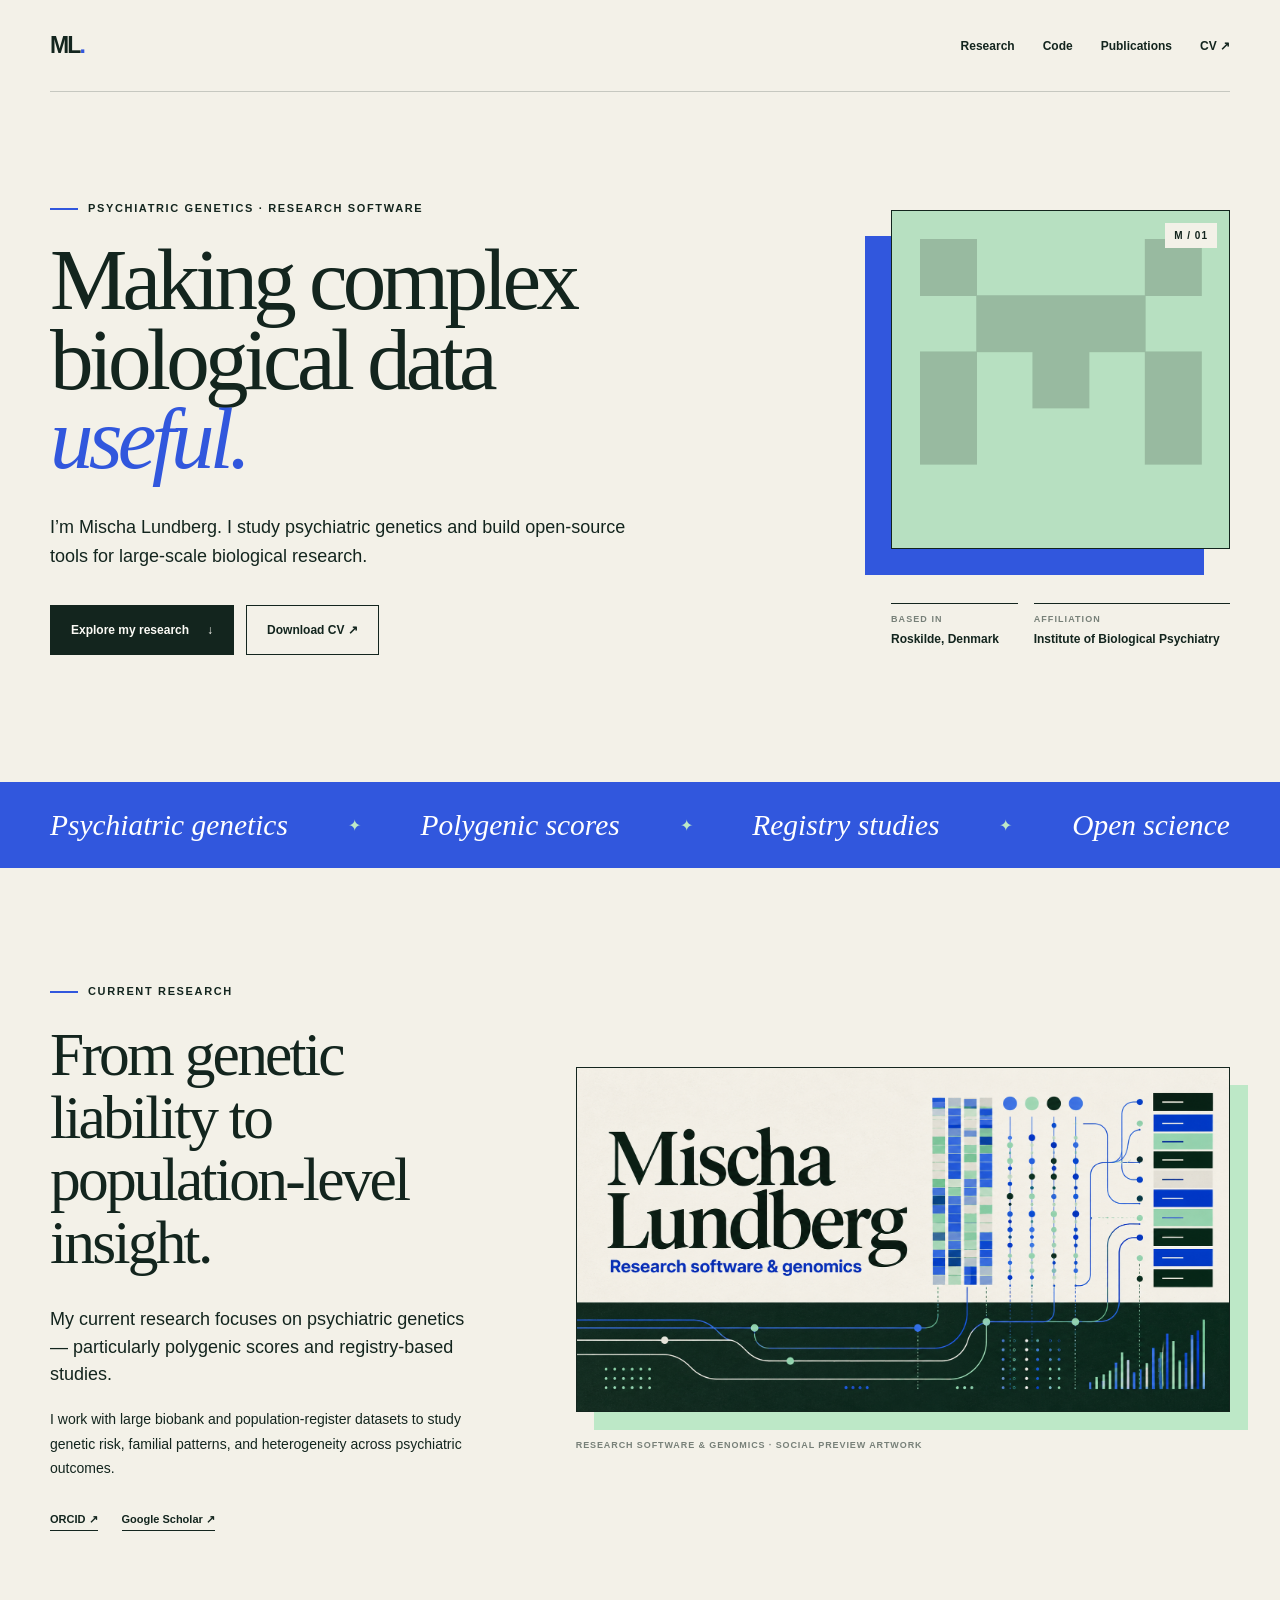
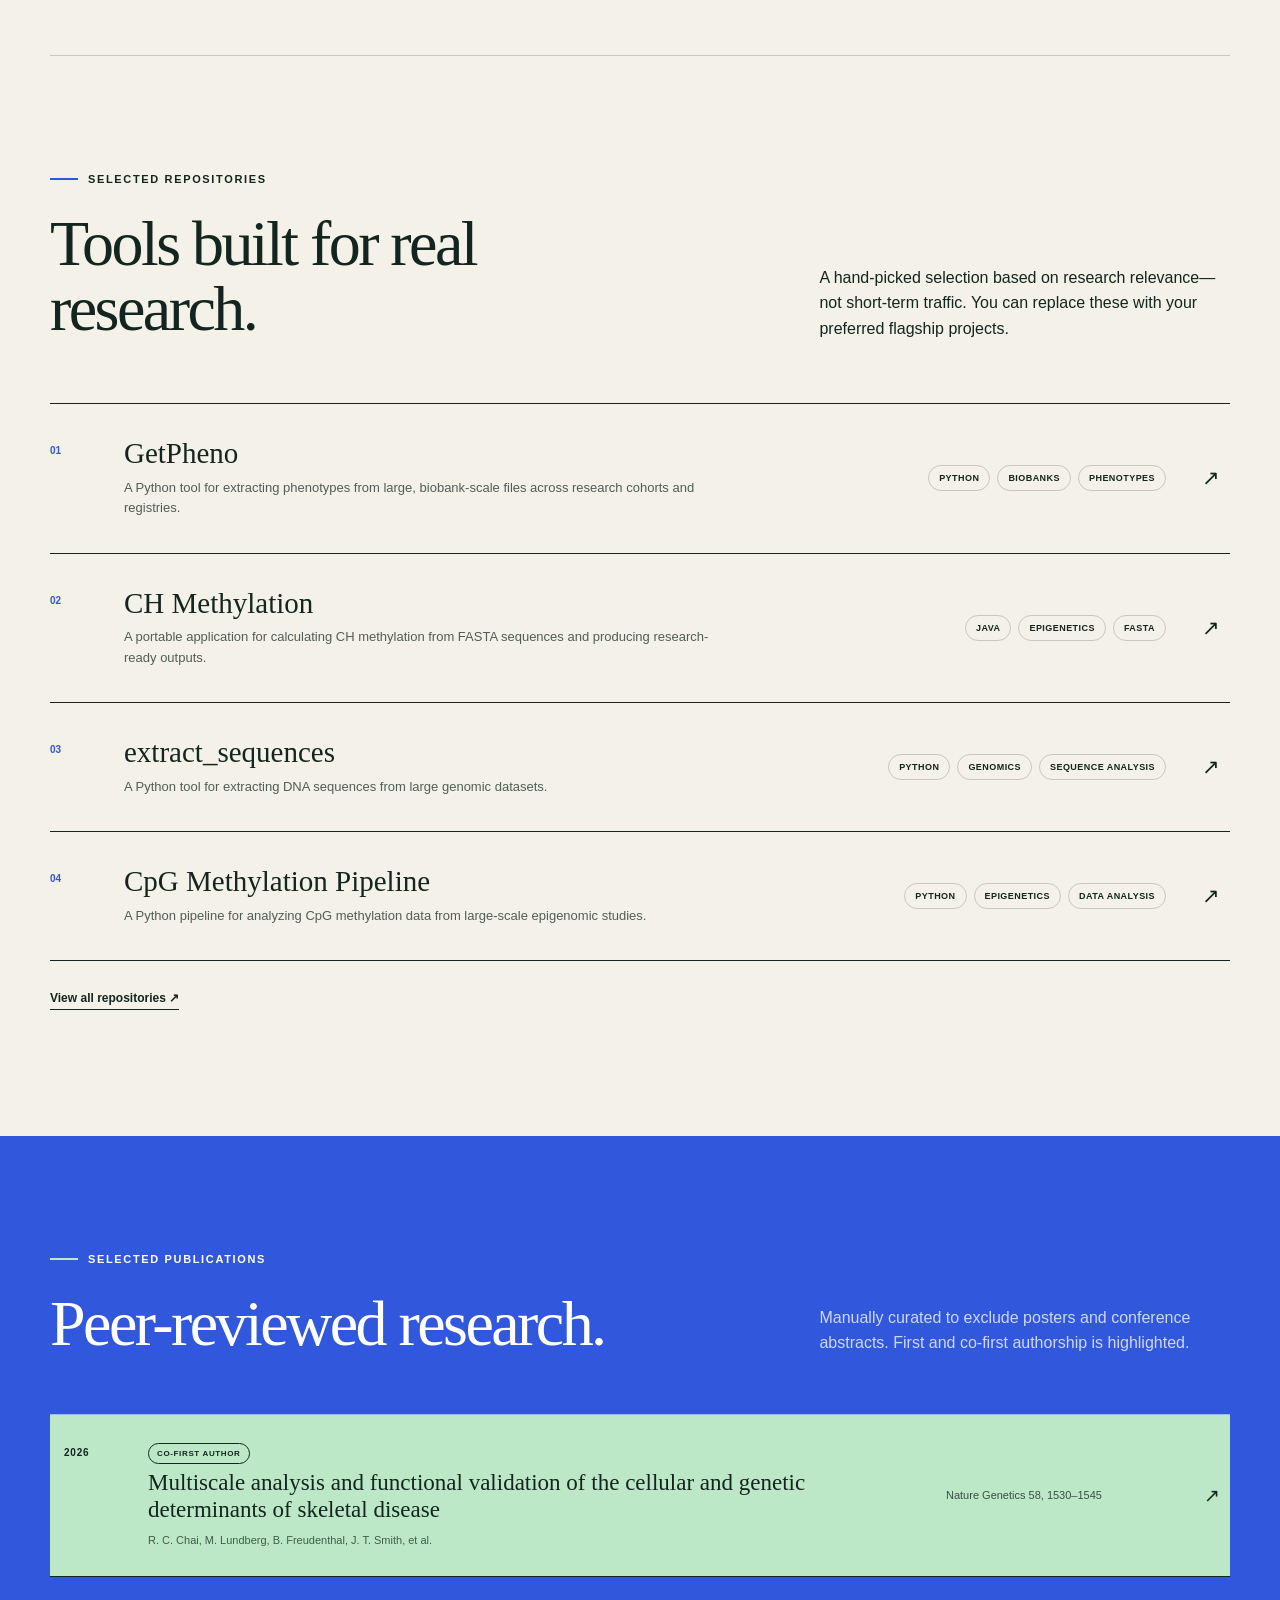
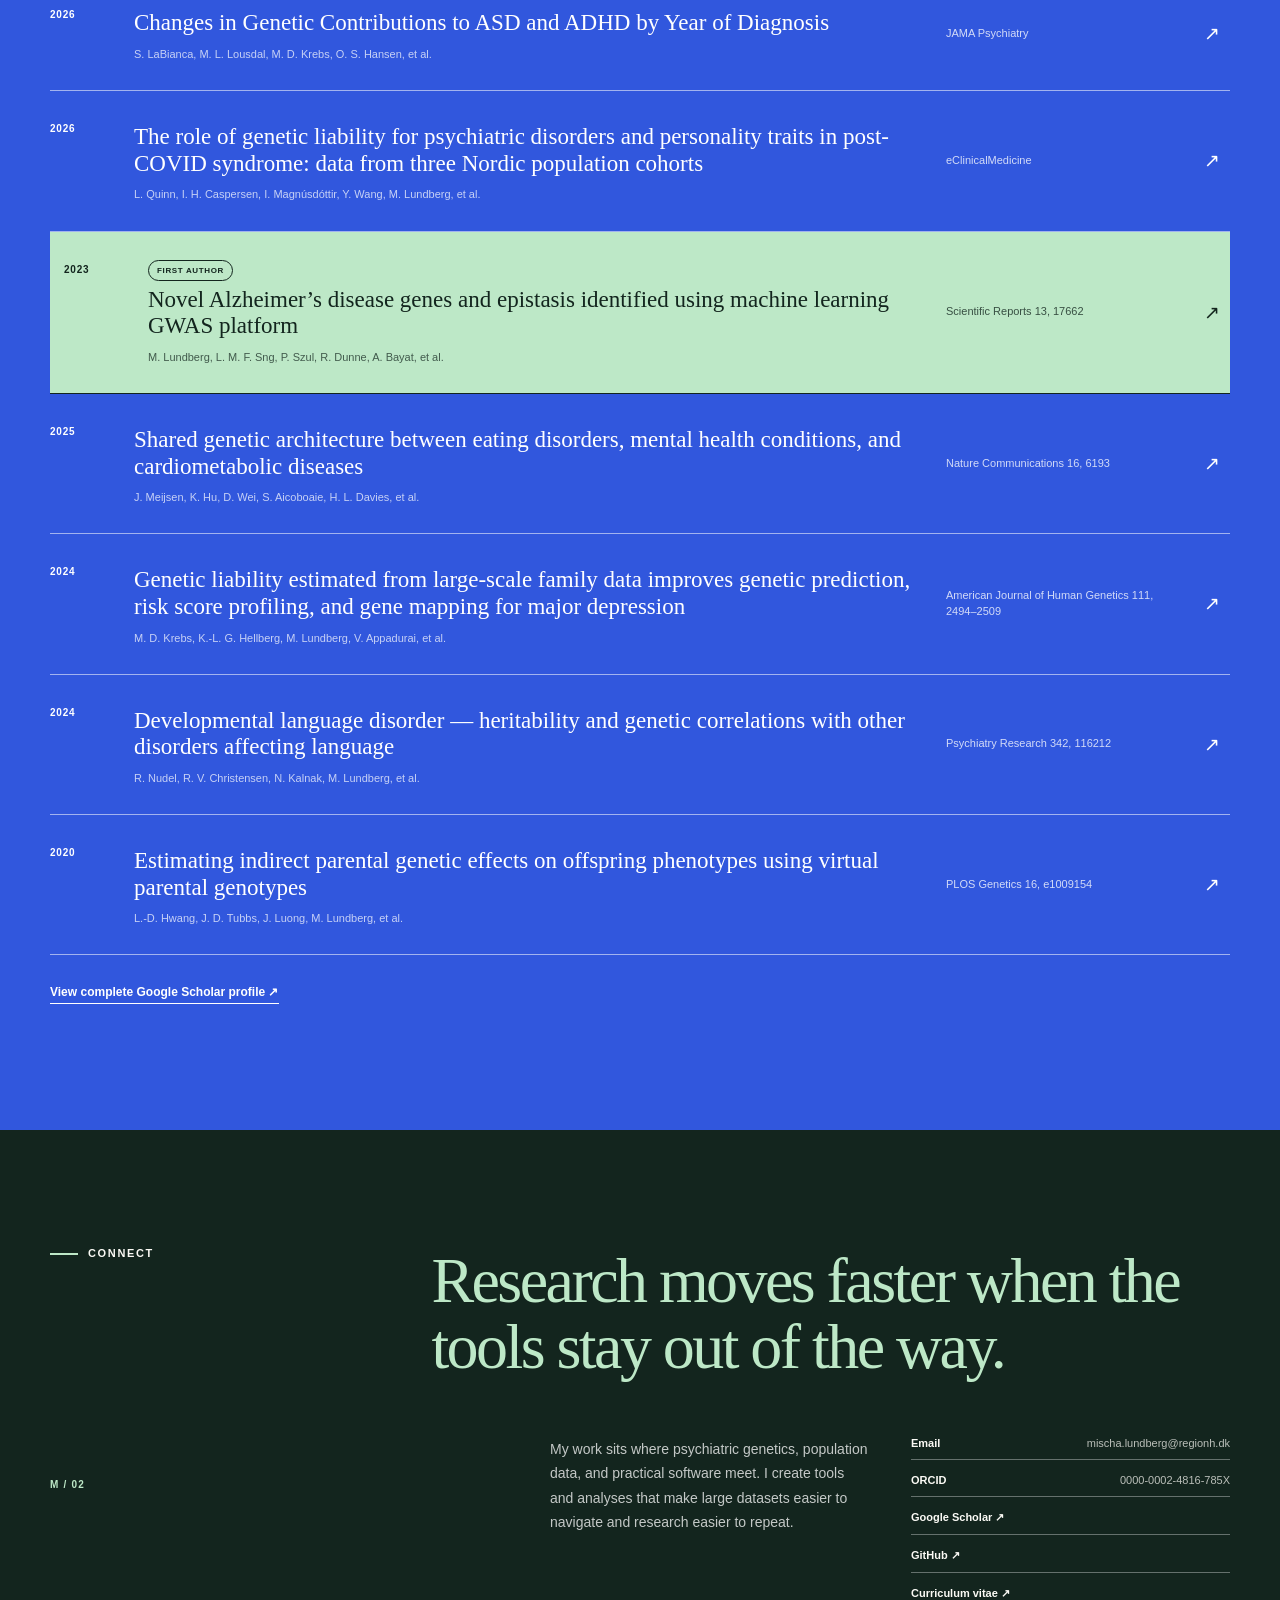
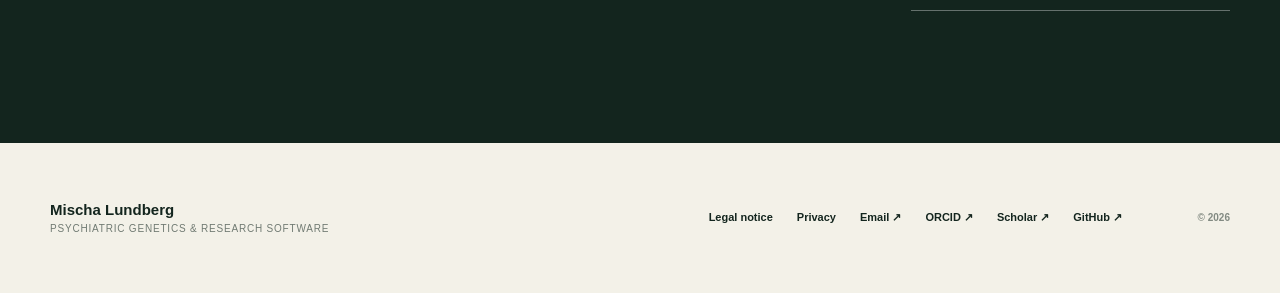
<file: index.html>
<!doctype html>
<html lang="en">
  <head>
    <meta charset="utf-8">
    <meta name="viewport" content="width=device-width, initial-scale=1">
    <title>Mischa Lundberg — Psychiatric Genetics &amp; Research Software</title>
    <meta name="description" content="Research in psychiatric genetics, polygenic scores, registry-based studies, and open-source research software.">
    <meta property="og:title" content="Mischa Lundberg — Research Software &amp; Genomics">
    <meta property="og:description" content="Research in psychiatric genetics, polygenic scores, and registry-based studies.">
    <meta property="og:type" content="website">
    <meta property="og:url" content="https://mischalundberg.github.io/">
    <meta property="og:image" content="https://mischalundberg.github.io/og.png">
    <meta name="twitter:card" content="summary_large_image">
    <link rel="icon" href="mischa-lundberg.png">
    <link rel="stylesheet" href="styles.css">
  </head>
  <body>
    <main>
      <header class="site-header shell">
        <a class="wordmark" href="#top" aria-label="Mischa Lundberg, home">ML<span>.</span></a>
        <nav aria-label="Primary navigation">
          <a href="#research">Research</a>
          <a href="#work">Code</a>
          <a href="#publications">Publications</a>
          <a href="Mischa_Lundberg_CV.pdf">CV ↗</a>
        </nav>
      </header>

      <section class="hero shell" id="top">
        <div class="hero-copy">
          <p class="eyebrow"><span></span> Psychiatric genetics · Research software</p>
          <h1>Making complex<br>biological data<br><em>useful.</em></h1>
          <p class="hero-intro">I’m Mischa Lundberg. I study psychiatric genetics and build open-source tools for large-scale biological research.</p>
          <div class="hero-actions">
            <a class="button button-primary" href="#research">Explore my research <span aria-hidden="true">↓</span></a>
            <a class="button button-ghost" href="Mischa_Lundberg_CV.pdf">Download CV ↗</a>
          </div>
        </div>
        <aside class="profile-card" aria-label="Profile">
          <div class="portrait-wrap">
            <img src="mischa-lundberg.png" alt="Mischa Lundberg" width="420" height="420">
            <span class="portrait-index">M / 01</span>
          </div>
          <div class="profile-meta">
            <div><span>Based in</span><strong>Roskilde, Denmark</strong></div>
            <div><span>Affiliation</span><strong>Institute of Biological Psychiatry</strong></div>
          </div>
        </aside>
      </section>

      <section class="statement-band" aria-label="Focus areas">
        <div class="shell statement-inner">
          <p>Psychiatric genetics</p><span>✦</span><p>Polygenic scores</p><span>✦</span><p>Registry studies</p><span>✦</span><p>Open science</p>
        </div>
      </section>

      <section class="research-section shell" id="research">
        <div class="research-copy">
          <p class="eyebrow"><span></span> Current research</p>
          <h2>From genetic liability to population-level insight.</h2>
          <p class="research-lead">My current research focuses on psychiatric genetics — particularly polygenic scores and registry-based studies.</p>
          <p>I work with large biobank and population-register datasets to study genetic risk, familial patterns, and heterogeneity across psychiatric outcomes.</p>
          <div class="research-links">
            <a href="https://orcid.org/0000-0002-4816-785X">ORCID ↗</a>
            <a href="https://scholar.google.com/citations?user=6pPwcTgAAAAJ">Google Scholar ↗</a>
          </div>
        </div>
        <figure class="research-visual">
          <img src="og.png" alt="Abstract genomic data visualization for Mischa Lundberg’s research portfolio" width="1200" height="630">
          <figcaption>Research software &amp; genomics · social preview artwork</figcaption>
        </figure>
      </section>

      <section class="work-section shell" id="work">
        <div class="section-heading">
          <div><p class="eyebrow"><span></span> Selected repositories</p><h2>Tools built for real research.</h2></div>
          <p>A hand-picked selection based on research relevance—not short-term traffic. You can replace these with your preferred flagship projects.</p>
        </div>
        <div class="project-list">
          <a class="project-row" href="https://github.com/MischaLundberg/GetPheno">
            <span class="project-number">01</span>
            <div class="project-main"><h3>GetPheno</h3><p>A Python tool for extracting phenotypes from large, biobank-scale files across research cohorts and registries.</p></div>
            <div class="project-tags"><span>Python</span><span>Biobanks</span><span>Phenotypes</span></div><span class="project-arrow">↗</span>
          </a>
          <a class="project-row" href="https://github.com/MischaLundberg/CH-methylation">
            <span class="project-number">02</span>
            <div class="project-main"><h3>CH Methylation</h3><p>A portable application for calculating CH methylation from FASTA sequences and producing research-ready outputs.</p></div>
            <div class="project-tags"><span>Java</span><span>Epigenetics</span><span>FASTA</span></div><span class="project-arrow">↗</span>
          </a>
          <a class="project-row" href="https://github.com/MischaLundberg/extract_sequences">
            <span class="project-number">03</span>
            <div class="project-main"><h3>extract_sequences</h3><p>A Python tool for extracting DNA sequences from large genomic datasets.</p></div>
            <div class="project-tags"><span>Python</span><span>Genomics</span><span>Sequence analysis</span></div><span class="project-arrow">↗</span>
          </a>
          <a class="project-row" href="https://github.com/MischaLundberg/CpG_methylation_pipeline  ">
            <span class="project-number">04</span>
            <div class="project-main"><h3>CpG Methylation Pipeline</h3><p>A Python pipeline for analyzing CpG methylation data from large-scale epigenomic studies.</p></div>
            <div class="project-tags"><span>Python</span><span>Epigenetics</span><span>Data analysis</span></div><span class="project-arrow">↗</span>
          </a>
        </div>
        <a class="all-work-link" href="https://github.com/MischaLundberg?tab=repositories">View all repositories ↗</a>
      </section>

      <section class="publications-section" id="publications">
        <div class="shell">
          <div class="section-heading publications-heading">
            <div><p class="eyebrow light"><span></span> Selected publications</p><h2>Peer-reviewed research.</h2></div>
            <p>Manually curated to exclude posters and conference abstracts. First and co-first authorship is highlighted.</p>
          </div>
          <div class="publication-list">
            <a class="publication-row featured" href="https://doi.org/10.1038/s41588-026-02640-9">
              <span class="publication-year">2026</span><div class="publication-main"><span class="author-badge">Co-first author</span><h3>Multiscale analysis and functional validation of the cellular and genetic determinants of skeletal disease</h3><p>R. C. Chai, M. Lundberg, B. Freudenthal, J. T. Smith, et al.</p></div><span class="publication-journal">Nature Genetics 58, 1530–1545</span><span class="publication-arrow">↗</span>
            </a>
            <a class="publication-row" href="https://doi.org/10.1001/jamapsychiatry.2026.1450">
              <span class="publication-year">2026</span><div class="publication-main"><h3>Changes in Genetic Contributions to ASD and ADHD by Year of Diagnosis</h3><p>S. LaBianca, M. L. Lousdal, M. D. Krebs, O. S. Hansen, et al.</p></div><span class="publication-journal">JAMA Psychiatry</span><span class="publication-arrow">↗</span>
            </a>
            <a class="publication-row" href="https://doi.org/10.1016/j.eclinm.2026.103928">
              <span class="publication-year">2026</span><div class="publication-main"><h3>The role of genetic liability for psychiatric disorders and personality traits in post-COVID syndrome: data from three Nordic population cohorts</h3><p>L. Quinn, I. H. Caspersen, I. Magnúsdóttir, Y. Wang, M. Lundberg, et al.</p></div><span class="publication-journal">eClinicalMedicine</span><span class="publication-arrow">↗</span>
            </a>
            <a class="publication-row featured" href="https://doi.org/10.1038/s41598-023-44378-y">
              <span class="publication-year">2023</span><div class="publication-main"><span class="author-badge">First author</span><h3>Novel Alzheimer’s disease genes and epistasis identified using machine learning GWAS platform</h3><p>M. Lundberg, L. M. F. Sng, P. Szul, R. Dunne, A. Bayat, et al.</p></div><span class="publication-journal">Scientific Reports 13, 17662</span><span class="publication-arrow">↗</span>
            </a>
            <a class="publication-row" href="https://doi.org/10.1038/s41467-025-61496-5">
              <span class="publication-year">2025</span><div class="publication-main"><h3>Shared genetic architecture between eating disorders, mental health conditions, and cardiometabolic diseases</h3><p>J. Meijsen, K. Hu, D. Wei, S. Aicoboaie, H. L. Davies, et al.</p></div><span class="publication-journal">Nature Communications 16, 6193</span><span class="publication-arrow">↗</span>
            </a>
            <a class="publication-row" href="https://doi.org/10.1016/j.ajhg.2024.09.009">
              <span class="publication-year">2024</span><div class="publication-main"><h3>Genetic liability estimated from large-scale family data improves genetic prediction, risk score profiling, and gene mapping for major depression</h3><p>M. D. Krebs, K.-L. G. Hellberg, M. Lundberg, V. Appadurai, et al.</p></div><span class="publication-journal">American Journal of Human Genetics 111, 2494–2509</span><span class="publication-arrow">↗</span>
            </a>
            <a class="publication-row" href="https://doi.org/10.1016/j.psychres.2024.116212">
              <span class="publication-year">2024</span><div class="publication-main"><h3>Developmental language disorder — heritability and genetic correlations with other disorders affecting language</h3><p>R. Nudel, R. V. Christensen, N. Kalnak, M. Lundberg, et al.</p></div><span class="publication-journal">Psychiatry Research 342, 116212</span><span class="publication-arrow">↗</span>
            </a>
            <a class="publication-row" href="https://doi.org/10.1371/journal.pgen.1009154">
              <span class="publication-year">2020</span><div class="publication-main"><h3>Estimating indirect parental genetic effects on offspring phenotypes using virtual parental genotypes</h3><p>L.-D. Hwang, J. D. Tubbs, J. Luong, M. Lundberg, et al.</p></div><span class="publication-journal">PLOS Genetics 16, e1009154</span><span class="publication-arrow">↗</span>
            </a>
          </div>
          <a class="all-publications-link" href="https://scholar.google.com/citations?user=6pPwcTgAAAAJ">View complete Google Scholar profile ↗</a>
        </div>
      </section>

      <section class="about-section" id="about">
        <div class="shell about-grid">
          <div class="about-label"><p class="eyebrow light"><span></span> Connect</p><p class="about-index">M / 02</p></div>
          <div class="about-copy">
            <h2>Research moves faster when the tools stay out of the way.</h2>
            <div class="about-detail">
              <p>My work sits where psychiatric genetics, population data, and practical software meet. I create tools and analyses that make large datasets easier to navigate and research easier to repeat.</p>
              <div class="contact-list">
                <a href="mailto:mischa.lundberg@regionh.dk">Email <span>mischa.lundberg@regionh.dk</span></a>
                <a href="https://orcid.org/0000-0002-4816-785X">ORCID <span>0000-0002-4816-785X</span></a>
                <a href="https://scholar.google.com/citations?user=6pPwcTgAAAAJ">Google Scholar ↗</a>
                <a href="https://github.com/MischaLundberg">GitHub ↗</a>
                <a href="Mischa_Lundberg_CV.pdf">Curriculum vitae ↗</a>
              </div>
            </div>
          </div>
        </div>
      </section>

      <footer class="site-footer shell">
        <div><p>Mischa Lundberg</p><span>Psychiatric genetics &amp; research software</span></div>
        <div class="footer-links"><a href="legal.html">Legal notice</a><a href="privacy.html">Privacy</a><a href="mailto:mischa.lundberg@regionh.dk">Email ↗</a><a href="https://orcid.org/0000-0002-4816-785X">ORCID ↗</a><a href="https://scholar.google.com/citations?user=6pPwcTgAAAAJ">Scholar ↗</a><a href="https://github.com/MischaLundberg">GitHub ↗</a></div>
        <p class="copyright">© 2026</p>
      </footer>
    </main>
  </body>
</html>
</file>
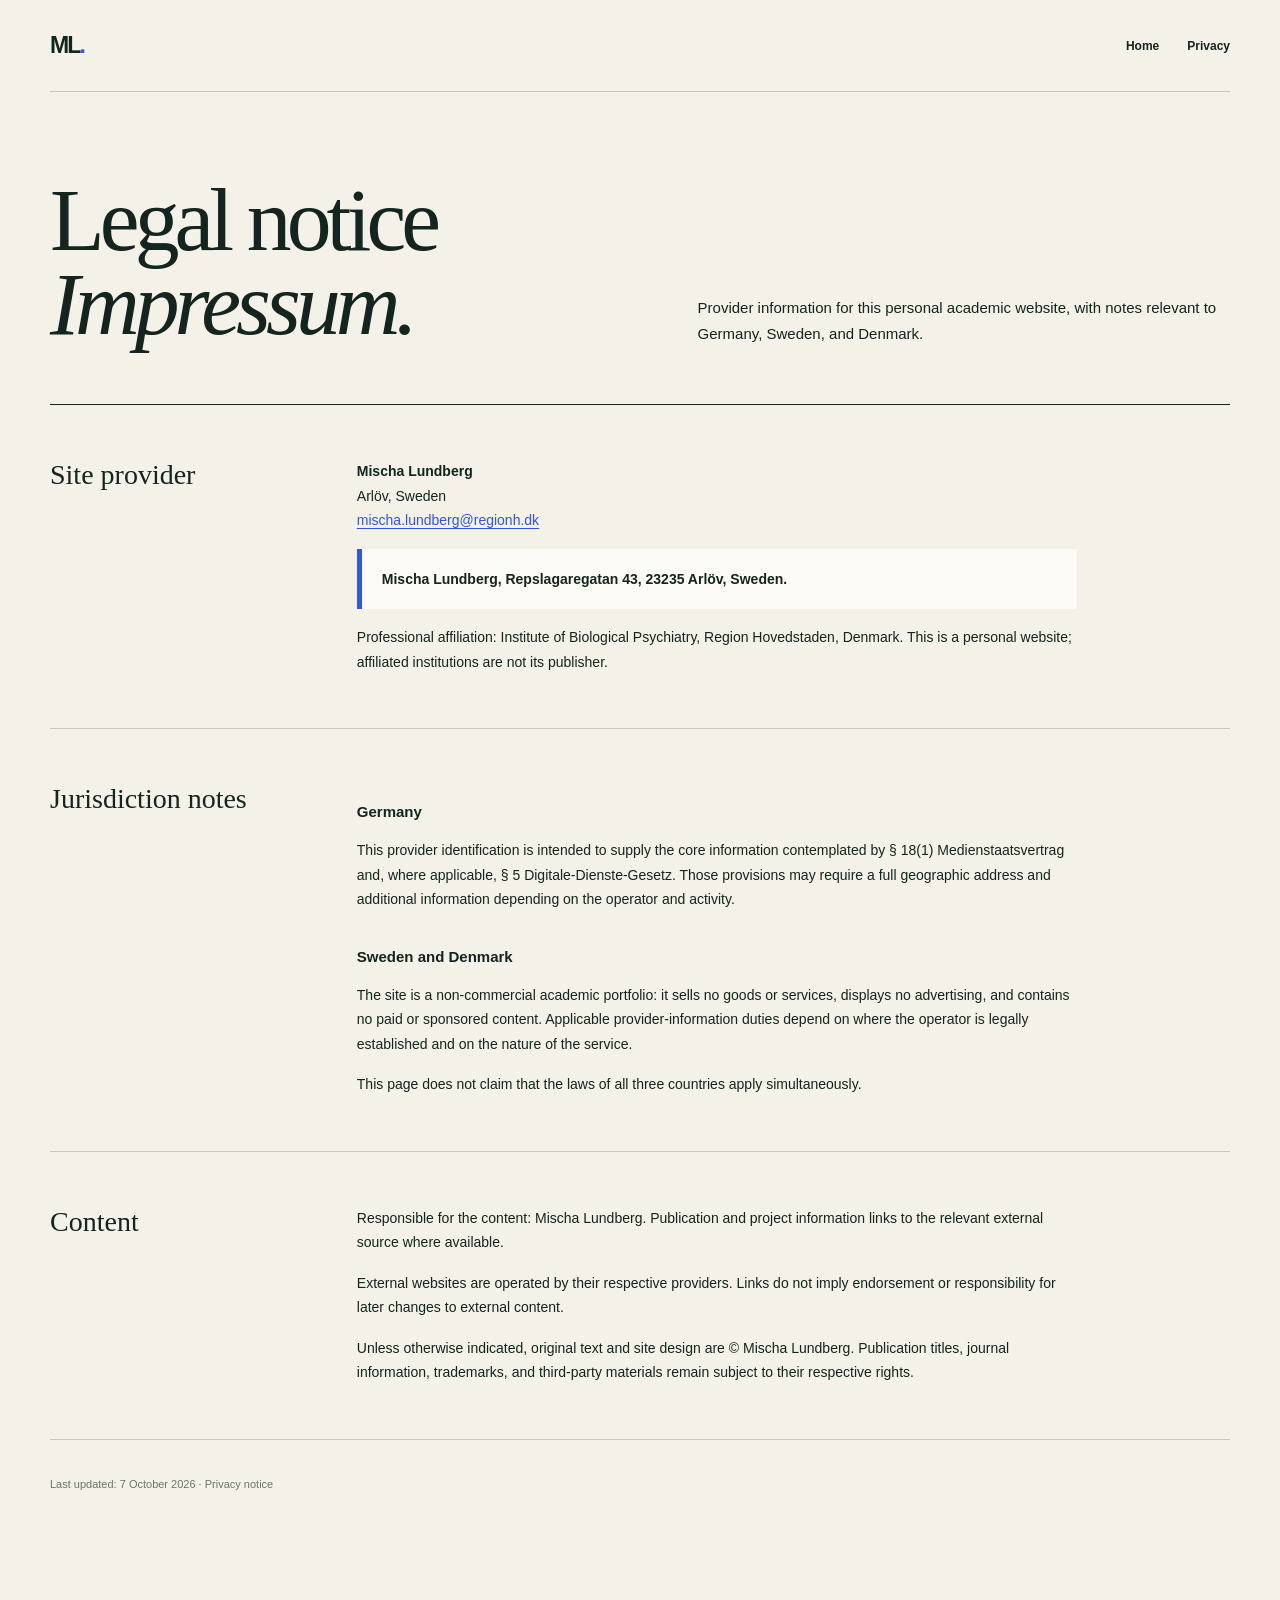
<file: legal.html>
<!doctype html>
<html lang="en">
  <head>
    <meta charset="utf-8">
    <meta name="viewport" content="width=device-width, initial-scale=1">
    <title>Legal Notice | Mischa Lundberg</title>
    <meta name="description" content="Provider information and legal notice for Mischa Lundberg’s personal academic website.">
    <link rel="icon" href="mischa-lundberg.png">
    <link rel="stylesheet" href="styles.css">
  </head>
  <body>
    <main>
      <header class="site-header shell">
        <a class="wordmark" href="index.html" aria-label="Mischa Lundberg, home">ML<span>.</span></a>
        <nav aria-label="Legal navigation"><a href="index.html">Home</a><a href="privacy.html">Privacy</a></nav>
      </header>

      <article class="legal-main shell">
        <header class="legal-hero">
          <h1>Legal notice<br><em>Impressum.</em></h1>
          <p>Provider information for this personal academic website, with notes relevant to Germany, Sweden, and Denmark.</p>
        </header>

        <section class="legal-grid">
          <h2>Site provider</h2>
          <div class="legal-copy">
            <address><strong>Mischa Lundberg</strong><br>Arlöv, Sweden<br><a href="mailto:mischa.lundberg@regionh.dk">mischa.lundberg@regionh.dk</a></address>
            <p class="legal-alert">Mischa Lundberg, Repslagaregatan 43, 23235 Arlöv, Sweden.</p>
            <p>Professional affiliation: Institute of Biological Psychiatry, Region Hovedstaden, Denmark. This is a personal website; affiliated institutions are not its publisher.</p>
          </div>
        </section>

        <section class="legal-grid">
          <h2>Jurisdiction notes</h2>
          <div class="legal-copy">
            <h3>Germany</h3>
            <p>This provider identification is intended to supply the core information contemplated by § 18(1) Medienstaatsvertrag and, where applicable, § 5 Digitale-Dienste-Gesetz. Those provisions may require a full geographic address and additional information depending on the operator and activity.</p>
            <h3>Sweden and Denmark</h3>
            <p>The site is a non-commercial academic portfolio: it sells no goods or services, displays no advertising, and contains no paid or sponsored content. Applicable provider-information duties depend on where the operator is legally established and on the nature of the service.</p>
            <p>This page does not claim that the laws of all three countries apply simultaneously.</p>
          </div>
        </section>

        <section class="legal-grid">
          <h2>Content</h2>
          <div class="legal-copy">
            <p>Responsible for the content: Mischa Lundberg. Publication and project information links to the relevant external source where available.</p>
            <p>External websites are operated by their respective providers. Links do not imply endorsement or responsibility for later changes to external content.</p>
            <p>Unless otherwise indicated, original text and site design are © Mischa Lundberg. Publication titles, journal information, trademarks, and third-party materials remain subject to their respective rights.</p>
          </div>
        </section>

        <p class="legal-meta">Last updated: 7 October 2026 · <a href="privacy.html">Privacy notice</a></p>
      </article>
    </main>
  </body>
</html>
</file>
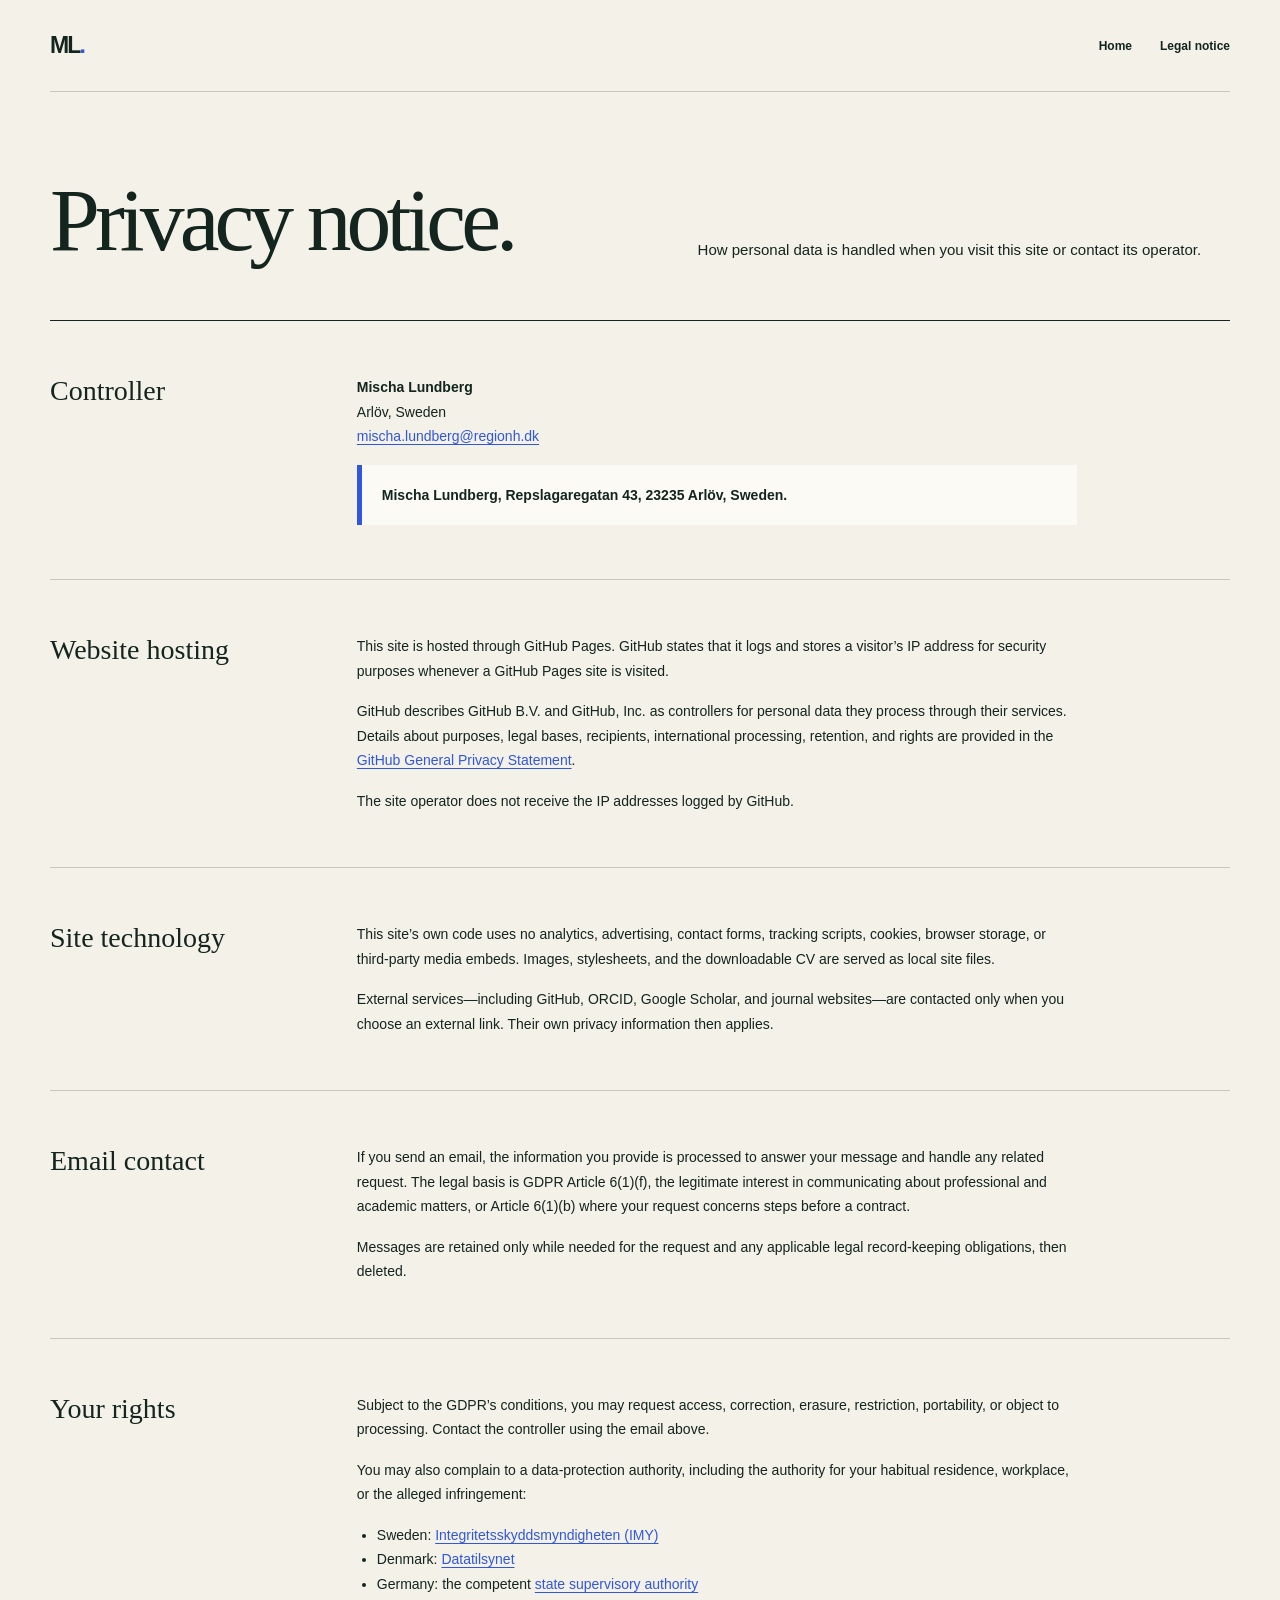
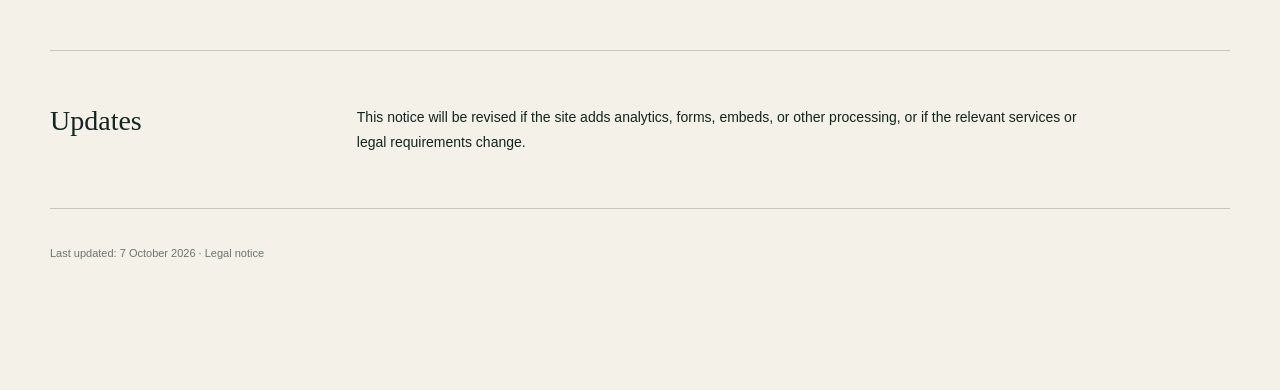
<file: privacy.html>
<!doctype html>
<html lang="en">
  <head>
    <meta charset="utf-8">
    <meta name="viewport" content="width=device-width, initial-scale=1">
    <title>Privacy Notice | Mischa Lundberg</title>
    <meta name="description" content="Privacy information for Mischa Lundberg’s personal academic website.">
    <link rel="icon" href="mischa-lundberg.png">
    <link rel="stylesheet" href="styles.css">
  </head>
  <body>
    <main>
      <header class="site-header shell">
        <a class="wordmark" href="index.html" aria-label="Mischa Lundberg, home">ML<span>.</span></a>
        <nav aria-label="Legal navigation"><a href="index.html">Home</a><a href="legal.html">Legal notice</a></nav>
      </header>

      <article class="legal-main shell">
        <header class="legal-hero">
          <h1>Privacy notice.</h1>
          <p>How personal data is handled when you visit this site or contact its operator.</p>
        </header>

        <section class="legal-grid">
          <h2>Controller</h2>
          <div class="legal-copy">
            <address><strong>Mischa Lundberg</strong><br>Arlöv, Sweden<br><a href="mailto:mischa.lundberg@regionh.dk">mischa.lundberg@regionh.dk</a></address>
            <p class="legal-alert">Mischa Lundberg, Repslagaregatan 43, 23235 Arlöv, Sweden.</p>
          </div>
        </section>

        <section class="legal-grid">
          <h2>Website hosting</h2>
          <div class="legal-copy">
            <p>This site is hosted through GitHub Pages. GitHub states that it logs and stores a visitor’s IP address for security purposes whenever a GitHub Pages site is visited.</p>
            <p>GitHub describes GitHub B.V. and GitHub, Inc. as controllers for personal data they process through their services. Details about purposes, legal bases, recipients, international processing, retention, and rights are provided in the <a href="https://docs.github.com/en/site-policy/privacy-policies/github-general-privacy-statement">GitHub General Privacy Statement</a>.</p>
            <p>The site operator does not receive the IP addresses logged by GitHub.</p>
          </div>
        </section>

        <section class="legal-grid">
          <h2>Site technology</h2>
          <div class="legal-copy">
            <p>This site’s own code uses no analytics, advertising, contact forms, tracking scripts, cookies, browser storage, or third-party media embeds. Images, stylesheets, and the downloadable CV are served as local site files.</p>
            <p>External services—including GitHub, ORCID, Google Scholar, and journal websites—are contacted only when you choose an external link. Their own privacy information then applies.</p>
          </div>
        </section>

        <section class="legal-grid">
          <h2>Email contact</h2>
          <div class="legal-copy">
            <p>If you send an email, the information you provide is processed to answer your message and handle any related request. The legal basis is GDPR Article 6(1)(f), the legitimate interest in communicating about professional and academic matters, or Article 6(1)(b) where your request concerns steps before a contract.</p>
            <p>Messages are retained only while needed for the request and any applicable legal record-keeping obligations, then deleted.</p>
          </div>
        </section>

        <section class="legal-grid">
          <h2>Your rights</h2>
          <div class="legal-copy">
            <p>Subject to the GDPR’s conditions, you may request access, correction, erasure, restriction, portability, or object to processing. Contact the controller using the email above.</p>
            <p>You may also complain to a data-protection authority, including the authority for your habitual residence, workplace, or the alleged infringement:</p>
            <ul>
              <li>Sweden: <a href="https://www.imy.se/en/">Integritetsskyddsmyndigheten (IMY)</a></li>
              <li>Denmark: <a href="https://www.datatilsynet.dk/english/">Datatilsynet</a></li>
              <li>Germany: the competent <a href="https://www.baden-wuerttemberg.datenschutz.de/die-landesbeauftragten-fur-den-datenschutz-uebersicht/">state supervisory authority</a></li>
            </ul>
          </div>
        </section>

        <section class="legal-grid">
          <h2>Updates</h2>
          <div class="legal-copy"><p>This notice will be revised if the site adds analytics, forms, embeds, or other processing, or if the relevant services or legal requirements change.</p></div>
        </section>

        <p class="legal-meta">Last updated: 7 October 2026 · <a href="legal.html">Legal notice</a></p>
      </article>
    </main>
  </body>
</html>
</file>
<file: styles.css>
:root {
  --ink: #13251e;
  --paper: #f3f1e8;
  --white: #fbfaf5;
  --blue: #3157dd;
  --mint: #bde8c7;
  --line: rgba(19, 37, 30, 0.2);
}

* { box-sizing: border-box; }
html { scroll-behavior: smooth; }
body {
  margin: 0;
  background: var(--paper);
  color: var(--ink);
  font-family: Arial, Helvetica, sans-serif;
  -webkit-font-smoothing: antialiased;
}
a { color: inherit; text-decoration: none; }
.shell { width: min(1180px, calc(100% - 64px)); margin-inline: auto; }

.site-header {
  height: 92px;
  display: flex;
  align-items: center;
  justify-content: space-between;
  border-bottom: 1px solid var(--line);
}
.wordmark {
  font: 700 23px/1 Arial, sans-serif;
  letter-spacing: -0.08em;
}
.wordmark span { color: var(--blue); }
nav { display: flex; gap: 28px; font-size: 12px; font-weight: 700; }
nav a { transition: color .2s ease; }
nav a:hover { color: var(--blue); }

.hero {
  min-height: 690px;
  display: grid;
  grid-template-columns: minmax(0, 1fr) 365px;
  gap: 8vw;
  align-items: center;
  padding-block: 72px 88px;
}
.eyebrow {
  display: flex;
  align-items: center;
  gap: 10px;
  margin: 0 0 26px;
  font-size: 11px;
  line-height: 1;
  font-weight: 800;
  letter-spacing: .15em;
  text-transform: uppercase;
}
.eyebrow span { width: 28px; height: 2px; background: var(--blue); }
.hero h1 {
  margin: 0;
  font-family: Georgia, "Times New Roman", serif;
  font-size: clamp(58px, 6.8vw, 96px);
  font-weight: 400;
  line-height: .91;
  letter-spacing: -.055em;
}
.hero h1 em { color: var(--blue); }
.hero-intro {
  max-width: 610px;
  margin: 35px 0 0;
  font-size: 18px;
  line-height: 1.6;
}
.hero-actions { display: flex; flex-wrap: wrap; gap: 12px; margin-top: 34px; }
.button {
  min-height: 50px;
  display: inline-flex;
  align-items: center;
  justify-content: center;
  gap: 18px;
  padding: 0 20px;
  border: 1px solid var(--ink);
  font-size: 12px;
  font-weight: 800;
  transition: transform .2s ease, background .2s ease, color .2s ease;
}
.button:hover { transform: translateY(-2px); }
.button-primary { background: var(--ink); color: var(--white); }
.button-primary:hover { background: var(--blue); border-color: var(--blue); }
.button-ghost:hover { background: var(--white); }
.profile-card { align-self: stretch; display: flex; flex-direction: column; justify-content: center; }
.portrait-wrap {
  position: relative;
  margin-left: 26px;
  border: 1px solid var(--ink);
  background: var(--mint);
  box-shadow: -26px 26px 0 var(--blue);
}
.portrait-wrap img {
  display: block;
  width: 100%;
  height: auto;
  aspect-ratio: 1;
  object-fit: cover;
  mix-blend-mode: multiply;
  filter: grayscale(1) contrast(1.06);
}
.portrait-index {
  position: absolute;
  right: 12px;
  top: 12px;
  background: var(--paper);
  padding: 7px 9px;
  font-size: 10px;
  font-weight: 800;
  letter-spacing: .1em;
}
.profile-meta { margin: 54px 0 0 26px; display: grid; grid-template-columns: 1fr 1.55fr; gap: 16px; }
.profile-meta div { border-top: 1px solid var(--ink); padding-top: 10px; }
.profile-meta span { display: block; margin-bottom: 7px; font-size: 9px; font-weight: 800; letter-spacing: .12em; text-transform: uppercase; opacity: .55; }
.profile-meta strong { display: block; font-size: 12px; line-height: 1.45; }

.statement-band { overflow: hidden; background: var(--blue); color: white; }
.statement-inner { min-height: 86px; display: flex; align-items: center; justify-content: space-between; gap: 25px; }
.statement-inner p { margin: 0; font-family: Georgia, serif; font-size: clamp(20px, 2.3vw, 31px); font-style: italic; white-space: nowrap; }
.statement-inner span { color: var(--mint); }

.research-section {
  display: grid;
  grid-template-columns: .8fr 1.2fr;
  gap: 7vw;
  align-items: center;
  padding-block: 118px 124px;
  border-bottom: 1px solid var(--line);
}
.research-copy h2 {
  margin: 0;
  font: 400 clamp(42px, 4.8vw, 65px)/1.02 Georgia, serif;
  letter-spacing: -.045em;
}
.research-copy > p:not(.eyebrow) { max-width: 540px; font-size: 14px; line-height: 1.75; }
.research-copy .research-lead { margin-top: 32px; font-size: 18px !important; line-height: 1.55 !important; }
.research-links { display: flex; gap: 24px; margin-top: 32px; }
.research-links a { border-bottom: 1px solid; padding-bottom: 4px; font-size: 11px; font-weight: 800; }
.research-links a:hover { color: var(--blue); }
.research-visual { margin: 0; }
.research-visual img {
  display: block;
  width: 100%;
  height: auto;
  border: 1px solid var(--ink);
  box-shadow: 18px 18px 0 var(--mint);
}
.research-visual figcaption {
  margin-top: 28px;
  font-size: 9px;
  font-weight: 800;
  letter-spacing: .1em;
  text-transform: uppercase;
  opacity: .55;
}

.work-section { padding-block: 118px 126px; }
.section-heading { display: grid; grid-template-columns: 1.5fr 1fr; gap: 12vw; align-items: end; margin-bottom: 62px; }
.section-heading h2, .about-copy h2 { margin: 0; font-family: Georgia, serif; font-size: clamp(42px, 5vw, 68px); font-weight: 400; line-height: 1.02; letter-spacing: -.04em; }
.section-heading > p { margin: 0; font-size: 16px; line-height: 1.6; }
.project-list { border-top: 1px solid var(--ink); }
.project-row {
  display: grid;
  grid-template-columns: 52px 1fr 320px 32px;
  gap: 22px;
  align-items: center;
  padding: 34px 10px 34px 0;
  border-bottom: 1px solid var(--ink);
  transition: background .22s ease, padding .22s ease;
}
.project-row:hover { background: var(--white); padding-left: 16px; }
.project-number { align-self: start; padding-top: 7px; font-size: 10px; font-weight: 800; color: var(--blue); }
.project-main h3 { margin: 0 0 8px; font: 400 29px/1.1 Georgia, serif; }
.project-main p { max-width: 600px; margin: 0; font-size: 13px; line-height: 1.55; opacity: .72; }
.project-tags { display: flex; justify-content: flex-end; flex-wrap: wrap; gap: 7px; }
.project-tags span { border: 1px solid var(--line); border-radius: 99px; padding: 7px 10px; font-size: 9px; font-weight: 800; letter-spacing: .05em; text-transform: uppercase; }
.project-arrow { font-size: 21px; text-align: right; transition: transform .2s ease; }
.project-row:hover .project-arrow { transform: translate(3px, -3px); color: var(--blue); }
.all-work-link { display: inline-flex; gap: 12px; margin-top: 30px; border-bottom: 1px solid; padding-bottom: 4px; font-size: 12px; font-weight: 800; }

.publications-section { background: var(--blue); color: white; padding-block: 118px 126px; }
.publications-heading { margin-bottom: 58px; }
.publications-heading h2 { color: white; }
.publications-heading .eyebrow span { background: var(--mint); }
.publications-heading > p { color: rgba(255,255,255,.76); }
.publication-list { border-top: 1px solid rgba(255,255,255,.55); }
.publication-row {
  display: grid;
  grid-template-columns: 62px minmax(0, 1fr) 220px 32px;
  gap: 22px;
  align-items: center;
  padding: 27px 10px 27px 0;
  border-bottom: 1px solid rgba(255,255,255,.55);
  transition: background .2s ease, padding .2s ease;
}
.publication-row:hover { background: rgba(255,255,255,.08); padding-left: 14px; }
.publication-row.featured { background: var(--mint); color: var(--ink); border-color: var(--ink); padding-inline: 14px 10px; }
.publication-row.featured + .publication-row { border-top-color: var(--ink); }
.publication-year { align-self: start; padding-top: 5px; font-size: 10px; font-weight: 800; letter-spacing: .08em; }
.publication-main h3 { margin: 6px 0 9px; font: 400 23px/1.16 Georgia, serif; }
.publication-main p { margin: 0; font-size: 11px; line-height: 1.55; opacity: .72; }
.author-badge {
  display: inline-block;
  border: 1px solid currentColor;
  border-radius: 99px;
  padding: 5px 8px;
  font-size: 8px;
  font-weight: 900;
  letter-spacing: .08em;
  text-transform: uppercase;
}
.publication-journal { font-size: 11px; line-height: 1.45; opacity: .78; }
.publication-arrow { font-size: 19px; text-align: right; }
.all-publications-link { display: inline-flex; gap: 12px; margin-top: 30px; border-bottom: 1px solid; padding-bottom: 4px; font-size: 12px; font-weight: 800; }

.about-section { background: var(--ink); color: var(--white); padding-block: 118px 132px; }
.about-grid { display: grid; grid-template-columns: 1fr 3fr; gap: 9vw; }
.eyebrow.light span { background: var(--mint); }
.about-index { margin-top: 220px; color: var(--mint); font-size: 10px; font-weight: 800; letter-spacing: .12em; }
.about-copy h2 { max-width: 850px; color: var(--mint); }
.about-detail { max-width: 680px; margin: 58px 0 0 auto; display: grid; grid-template-columns: 1fr 1fr; gap: 42px; }
.about-detail p { margin: 0; font-size: 14px; line-height: 1.75; color: rgba(255,255,255,.75); }
.contact-list { display: grid; gap: 14px; align-content: start; }
.contact-list a { display: flex; justify-content: space-between; gap: 12px; border-bottom: 1px solid rgba(255,255,255,.35); padding-bottom: 10px; font-size: 11px; font-weight: 800; }
.contact-list a:hover { color: var(--mint); }
.contact-list span { font-weight: 400; opacity: .72; }

.site-footer { min-height: 150px; display: grid; grid-template-columns: 1fr auto 70px; gap: 38px; align-items: center; }
.site-footer p { margin: 0; font-size: 15px; font-weight: 800; }
.site-footer > div > span { display: block; margin-top: 5px; font-size: 10px; opacity: .58; text-transform: uppercase; letter-spacing: .08em; }
.footer-links { display: flex; flex-wrap: wrap; justify-content: flex-end; gap: 14px 24px; font-size: 11px; font-weight: 800; }
.footer-links a:hover { color: var(--blue); }
.copyright { text-align: right; font-size: 10px !important; opacity: .5; }

.legal-main { padding-block: 86px 120px; }
.legal-hero { display: grid; grid-template-columns: 1fr 1fr; gap: 9vw; align-items: end; padding-bottom: 58px; border-bottom: 1px solid var(--ink); }
.legal-hero h1 { max-width: 720px; margin: 0; font: 400 clamp(52px, 7vw, 92px)/.94 Georgia, serif; letter-spacing: -.055em; }
.legal-hero > p { margin: 0; font-size: 15px; line-height: 1.7; }
.legal-grid { display: grid; grid-template-columns: 230px minmax(0, 720px); gap: 6vw; padding-block: 54px; border-bottom: 1px solid var(--line); }
.legal-grid h2 { margin: 0; font: 400 28px/1.15 Georgia, serif; }
.legal-copy { display: grid; gap: 16px; }
.legal-copy h3 { margin: 18px 0 0; font: 700 15px/1.4 Arial, sans-serif; }
.legal-copy p, .legal-copy li, .legal-copy address { margin: 0; font-size: 14px; line-height: 1.75; font-style: normal; }
.legal-copy ul { margin: 0; padding-left: 20px; }
.legal-copy a { color: var(--blue); text-decoration: underline; text-underline-offset: 3px; }
.legal-alert { border-left: 5px solid var(--blue); background: var(--white); padding: 18px 20px; font-weight: 700; }
.legal-meta { margin-top: 38px; font-size: 11px; opacity: .6; }

@media (max-width: 900px) {
  .hero { grid-template-columns: 1fr 300px; gap: 7vw; }
  .research-section { grid-template-columns: 1fr; }
  .research-copy { max-width: 670px; }
  .project-row { grid-template-columns: 42px 1fr 32px; }
  .project-tags { display: none; }
  .publication-row { grid-template-columns: 52px 1fr 32px; }
  .publication-journal { display: none; }
  .section-heading { gap: 6vw; }
}

@media (max-width: 700px) {
  .shell { width: min(100% - 36px, 580px); }
  .site-header { height: 76px; }
  nav { gap: 16px; font-size: 10px; }
  nav a:nth-child(2), nav a:nth-child(4) { display: none; }
  .hero { grid-template-columns: 1fr; padding-block: 60px 74px; }
  .hero h1 { font-size: clamp(53px, 16vw, 74px); }
  .hero-intro { font-size: 16px; }
  .profile-card { width: min(100% - 20px, 390px); margin: 34px auto 0; }
  .profile-meta { margin-top: 49px; }
  .statement-inner { width: max-content; min-height: 70px; padding-inline: 18px; }
  .statement-inner p:nth-of-type(n+3), .statement-inner span:nth-of-type(n+3) { display: none; }
  .research-section { padding-block: 88px 94px; }
  .research-visual img { box-shadow: 10px 10px 0 var(--mint); }
  .work-section { padding-block: 88px 96px; }
  .section-heading { grid-template-columns: 1fr; gap: 24px; margin-bottom: 42px; }
  .section-heading > p { max-width: 480px; }
  .project-row { grid-template-columns: 34px 1fr 24px; gap: 10px; padding-block: 25px; }
  .project-main h3 { font-size: 24px; }
  .publications-section { padding-block: 88px 96px; }
  .publication-row { grid-template-columns: 42px 1fr 22px; gap: 10px; padding-block: 23px; }
  .publication-main h3 { font-size: 19px; }
  .publication-row.featured { padding-left: 10px; }
  .about-section { padding-block: 88px 100px; }
  .about-grid { grid-template-columns: 1fr; gap: 25px; }
  .about-index { display: none; }
  .about-detail { grid-template-columns: 1fr; gap: 18px; margin-top: 40px; }
  .site-footer { grid-template-columns: 1fr auto; min-height: 180px; }
  .footer-links { flex-direction: column; gap: 9px; text-align: right; }
  .copyright { display: none; }
  .legal-main { padding-block: 58px 90px; }
  .legal-hero, .legal-grid { grid-template-columns: 1fr; gap: 24px; }
  .legal-hero { padding-bottom: 40px; }
}

@media (prefers-reduced-motion: reduce) {
  html { scroll-behavior: auto; }
  *, *::before, *::after { transition-duration: .01ms !important; }
}
</file>
